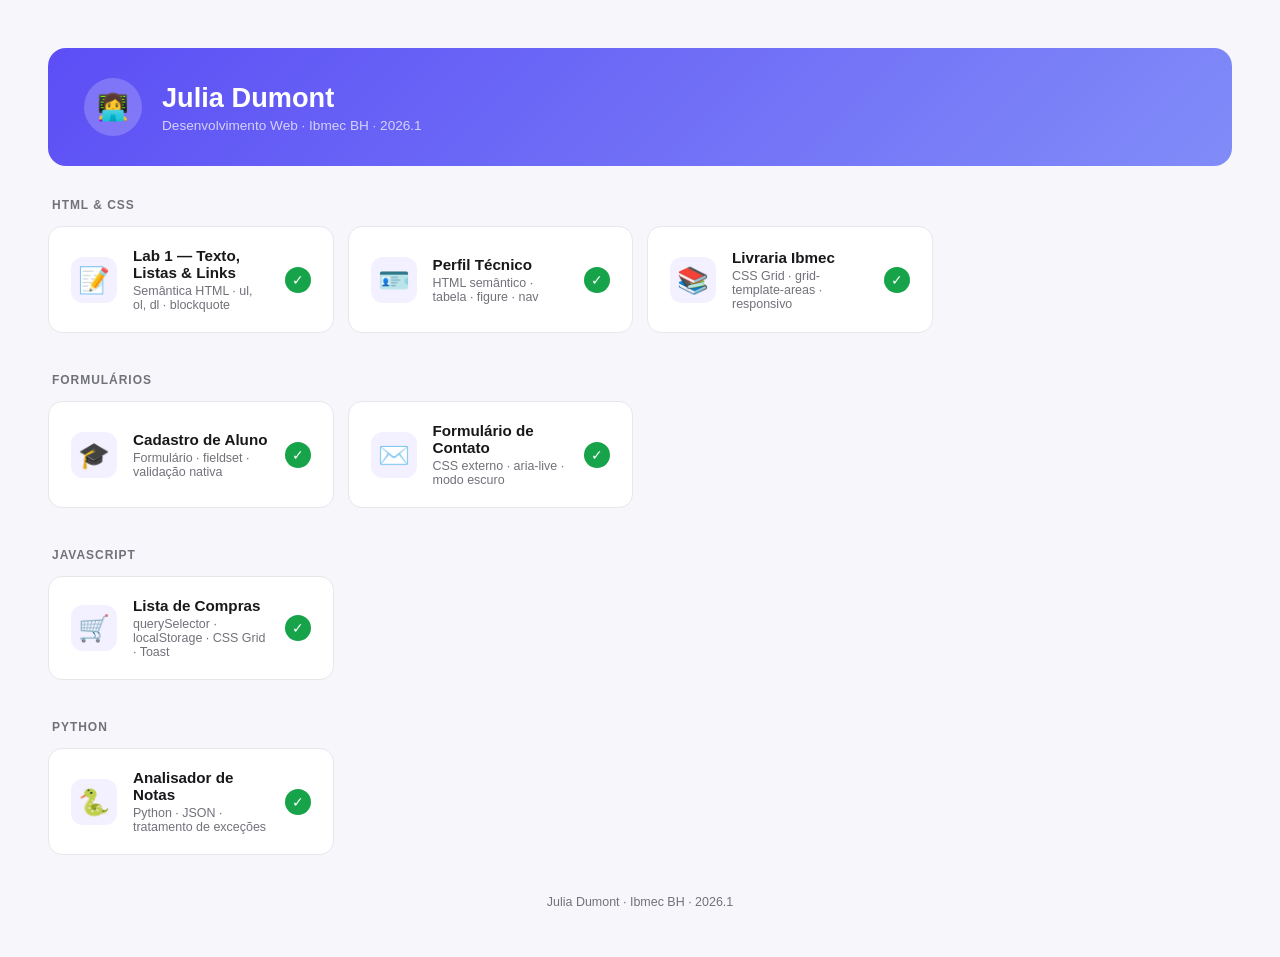
<file: index.html>
<!DOCTYPE html>
<html lang="pt-BR">
<head>
  <meta charset="UTF-8">
  <meta name="viewport" content="width=device-width, initial-scale=1.0">
  <title>Meus Projetos — Julia Dumont</title>
  <style>
    :root {
      --roxo: #5c4ef5;
      --verde: #16a34a;
      --bg: #f7f7fb;
      --card: #ffffff;
      --borda: #e5e7eb;
      --texto: #18181b;
      --muted: #71717a;
    }

    *, *::before, *::after { box-sizing: border-box; margin: 0; padding: 0; }

    body {
      font-family: "Segoe UI", sans-serif;
      background: var(--bg);
      color: var(--texto);
      min-height: 100dvh;
      padding: clamp(16px, 4vw, 48px);
    }

    header {
      background: linear-gradient(135deg, var(--roxo), #818cf8);
      color: #fff;
      border-radius: 18px;
      padding: 30px 36px;
      margin-bottom: 32px;
      display: flex;
      align-items: center;
      gap: 20px;
    }

    .avatar {
      width: 58px; height: 58px;
      background: rgba(255,255,255,.2);
      border-radius: 50%;
      display: grid;
      place-items: center;
      font-size: 1.6rem;
      flex-shrink: 0;
    }

    header h1 { font-size: clamp(1.2rem, 3vw, 1.7rem); font-weight: 700; }
    header p  { font-size: 0.85rem; opacity: .72; margin-top: 4px; }

    .secao-titulo {
      font-size: 0.75rem;
      font-weight: 700;
      text-transform: uppercase;
      letter-spacing: .08em;
      color: var(--muted);
      margin-bottom: 14px;
      padding-left: 4px;
    }

    .grade {
      display: grid;
      grid-template-columns: repeat(auto-fill, minmax(280px, 1fr));
      gap: 14px;
      margin-bottom: 40px;
    }

    .card {
      background: var(--card);
      border: 1.5px solid var(--borda);
      border-radius: 14px;
      padding: 20px 22px;
      text-decoration: none;
      color: inherit;
      display: flex;
      align-items: center;
      gap: 16px;
      transition: border-color .2s, box-shadow .2s, transform .15s;
    }

    .card:hover {
      border-color: var(--roxo);
      box-shadow: 0 4px 20px rgba(92,78,245,.12);
      transform: translateY(-2px);
    }

    .card-icone {
      font-size: 1.6rem;
      width: 46px; height: 46px;
      background: #f3f0ff;
      border-radius: 12px;
      display: grid;
      place-items: center;
      flex-shrink: 0;
    }

    .card-info { flex: 1; }
    .card-info h2 { font-size: 0.95rem; font-weight: 600; margin-bottom: 3px; }
    .card-info p  { font-size: 0.78rem; color: var(--muted); }

    .check {
      width: 26px; height: 26px;
      background: var(--verde);
      border-radius: 50%;
      display: grid;
      place-items: center;
      flex-shrink: 0;
      color: #fff;
      font-size: 0.85rem;
    }

    footer {
      text-align: center;
      font-size: 0.78rem;
      color: var(--muted);
      margin-top: 8px;
    }
  </style>
</head>
<body>

  <header>
    <div class="avatar">👩‍💻</div>
    <div>
      <h1>Julia Dumont</h1>
      <p>Desenvolvimento Web · Ibmec BH · 2026.1</p>
    </div>
  </header>

  <p class="secao-titulo">HTML &amp; CSS</p>
  <div class="grade">

    <a class="card" href="lab1.html">
      <div class="card-icone">📝</div>
      <div class="card-info">
        <h2>Lab 1 — Texto, Listas &amp; Links</h2>
        <p>Semântica HTML · ul, ol, dl · blockquote</p>
      </div>
      <div class="check">✓</div>
    </a>

    <a class="card" href="perfil.html">
      <div class="card-icone">🪪</div>
      <div class="card-info">
        <h2>Perfil Técnico</h2>
        <p>HTML semântico · tabela · figure · nav</p>
      </div>
      <div class="check">✓</div>
    </a>

    <a class="card" href="livraria-ibmec/index.html">
      <div class="card-icone">📚</div>
      <div class="card-info">
        <h2>Livraria Ibmec</h2>
        <p>CSS Grid · grid-template-areas · responsivo</p>
      </div>
      <div class="check">✓</div>
    </a>

  </div>

  <p class="secao-titulo">Formulários</p>
  <div class="grade">

    <a class="card" href="lab07-checkpoint/index.html">
      <div class="card-icone">🎓</div>
      <div class="card-info">
        <h2>Cadastro de Aluno</h2>
        <p>Formulário · fieldset · validação nativa</p>
      </div>
      <div class="check">✓</div>
    </a>

    <a class="card" href="formulario/index.html">
      <div class="card-icone">✉️</div>
      <div class="card-info">
        <h2>Formulário de Contato</h2>
        <p>CSS externo · aria-live · modo escuro</p>
      </div>
      <div class="check">✓</div>
    </a>

  </div>

  <p class="secao-titulo">JavaScript</p>
  <div class="grade">

    <a class="card" href="lista-compras/lista-compras.html">
      <div class="card-icone">🛒</div>
      <div class="card-info">
        <h2>Lista de Compras</h2>
        <p>querySelector · localStorage · CSS Grid · Toast</p>
      </div>
      <div class="check">✓</div>
    </a>

  </div>

  <p class="secao-titulo">Python</p>
  <div class="grade">

    <a class="card" href="lab09/relatorio.json" target="_blank">
      <div class="card-icone">🐍</div>
      <div class="card-info">
        <h2>Analisador de Notas</h2>
        <p>Python · JSON · tratamento de exceções</p>
      </div>
      <div class="check">✓</div>
    </a>

  </div>

  <footer>Julia Dumont · Ibmec BH · 2026.1</footer>

</body>
</html>
</file>
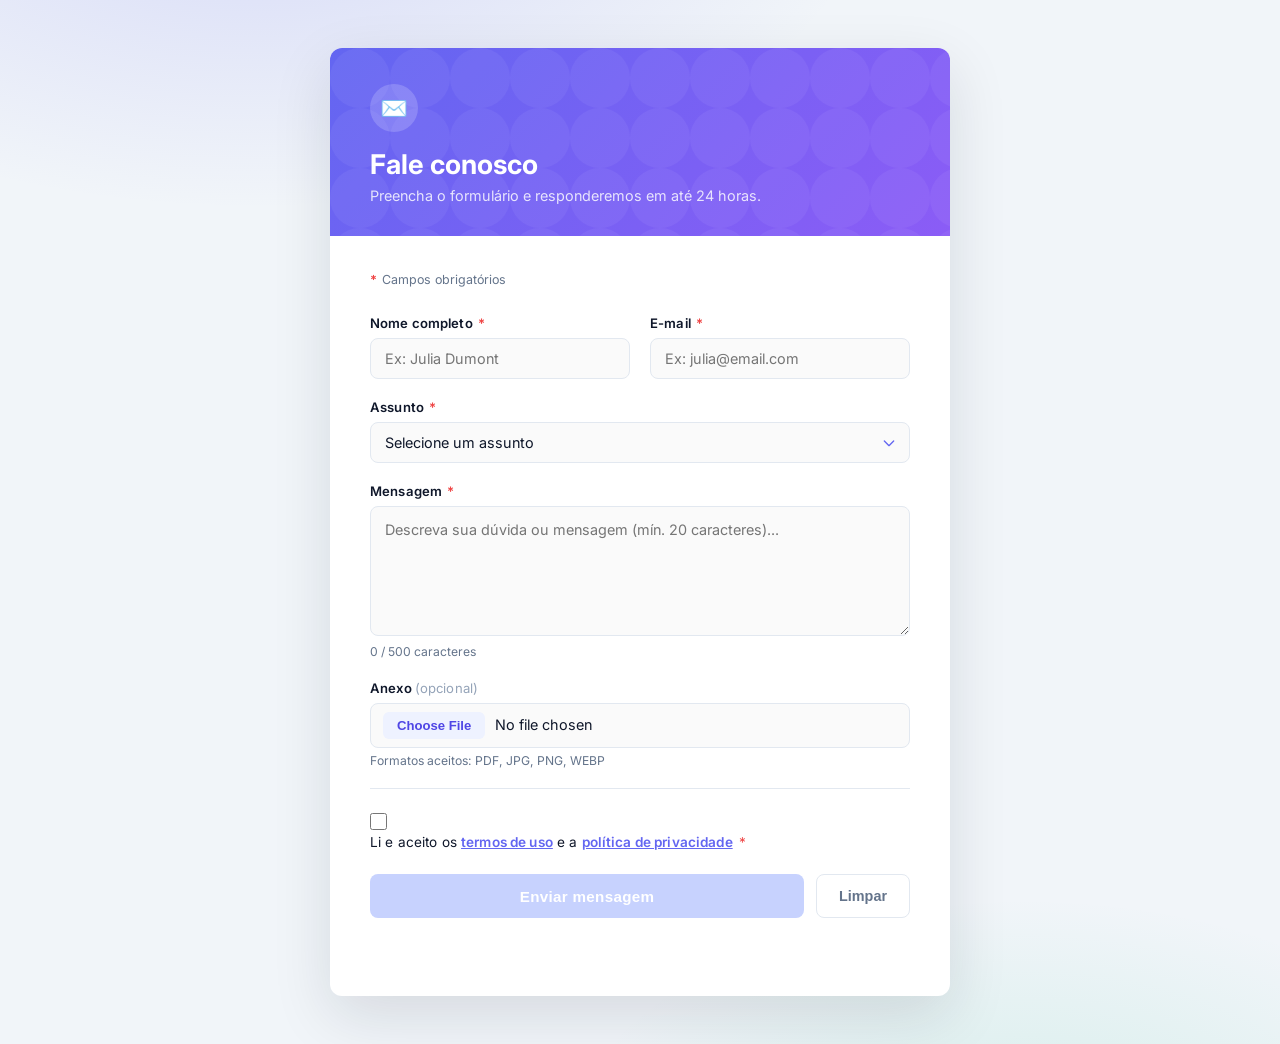
<file: formulario/index.html>
<!DOCTYPE html>
<html lang="pt-BR">
<head>
  <meta charset="UTF-8">
  <meta name="viewport" content="width=device-width, initial-scale=1.0">
  <title>Formulário de Contato</title>
  <link rel="stylesheet" href="style.css">
</head>
<body>

  <div class="card">

    <!-- Cabeçalho -->
    <div class="card-header">
      <div class="icone" aria-hidden="true">✉️</div>
      <h1>Fale conosco</h1>
      <p>Preencha o formulário e responderemos em até 24 horas.</p>
    </div>

    <!-- Corpo -->
    <div class="card-body">

      <p class="legenda-obrigatorio"><span aria-hidden="true">*</span> Campos obrigatórios</p>

      <form id="form-contato">

        <!-- Nome e E-mail lado a lado -->
        <div class="grid-2">

          <div class="campo">
            <label for="nome">Nome completo <span class="obrigatorio" aria-hidden="true">*</span></label>
            <input
              type="text"
              id="nome"
              name="nome"
              required
              autocomplete="name"
              placeholder="Ex: Julia Dumont"
              aria-required="true"
              aria-describedby="erro-nome"
            >
            <span id="erro-nome" class="mensagem-erro" role="alert">&#9888; Informe seu nome completo.</span>
          </div>

          <div class="campo">
            <label for="email">E-mail <span class="obrigatorio" aria-hidden="true">*</span></label>
            <input
              type="email"
              id="email"
              name="email"
              required
              autocomplete="email"
              placeholder="Ex: julia@email.com"
              aria-required="true"
              aria-describedby="erro-email"
            >
            <span id="erro-email" class="mensagem-erro" role="alert">&#9888; Informe um e-mail válido.</span>
          </div>

        </div>

        <!-- Assunto -->
        <div class="campo">
          <label for="assunto">Assunto <span class="obrigatorio" aria-hidden="true">*</span></label>
          <select id="assunto" name="assunto" required aria-required="true">
            <option value="">Selecione um assunto</option>
            <optgroup label="Suporte">
              <option value="bug">Reportar bug</option>
              <option value="conta">Problema na conta</option>
              <option value="acesso">Problema de acesso</option>
            </optgroup>
            <optgroup label="Comercial">
              <option value="planos">Informações sobre planos</option>
              <option value="parceria">Proposta de parceria</option>
            </optgroup>
            <optgroup label="Outros">
              <option value="feedback">Feedback geral</option>
              <option value="outro">Outro assunto</option>
            </optgroup>
          </select>
        </div>

        <!-- Mensagem -->
        <div class="campo">
          <label for="mensagem">Mensagem <span class="obrigatorio" aria-hidden="true">*</span></label>
          <textarea
            id="mensagem"
            name="mensagem"
            required
            minlength="20"
            maxlength="500"
            placeholder="Descreva sua dúvida ou mensagem (mín. 20 caracteres)..."
            aria-required="true"
            aria-describedby="contador-msg erro-mensagem"
          ></textarea>
          <span id="contador-msg" class="contador">0 / 500 caracteres</span>
          <span id="erro-mensagem" class="mensagem-erro" role="alert">&#9888; A mensagem deve ter ao menos 20 caracteres.</span>
        </div>

        <!-- Anexo -->
        <div class="campo">
          <label for="anexo">Anexo <span style="font-weight:400;color:#94a3b8">(opcional)</span></label>
          <input
            type="file"
            id="anexo"
            name="anexo"
            accept=".pdf,.jpg,.jpeg,.png,.webp"
            aria-describedby="dica-anexo"
          >
          <span id="dica-anexo" class="dica">Formatos aceitos: PDF, JPG, PNG, WEBP</span>
        </div>

        <hr class="divisor">

        <!-- Aceite -->
        <div class="campo" style="flex-direction:row;align-items:center;gap:10px;margin-bottom:24px">
          <input type="checkbox" id="termos" name="termos" required aria-required="true" style="width:17px;height:17px;accent-color:#6366f1;cursor:pointer;flex-shrink:0">
          <label for="termos" style="font-weight:400;font-size:0.85rem;cursor:pointer;margin:0">
            Li e aceito os <a href="#" style="color:#6366f1;font-weight:600">termos de uso</a> e a <a href="#" style="color:#6366f1;font-weight:600">política de privacidade</a> <span class="obrigatorio" aria-hidden="true">*</span>
          </label>
        </div>

        <!-- Botões -->
        <div class="botoes">
          <button type="submit" id="btn-enviar" disabled>Enviar mensagem</button>
          <button type="reset">Limpar</button>
        </div>

        <!-- Feedback aria-live -->
        <div id="feedback" aria-live="polite" aria-atomic="true"></div>

      </form>
    </div>
  </div>

  <script>
    const form = document.getElementById('form-contato');
    const btnEnviar = document.getElementById('btn-enviar');
    const textarea = document.getElementById('mensagem');
    const contador = document.getElementById('contador-msg');
    const feedback = document.getElementById('feedback');
    const obrigatorios = form.querySelectorAll('[required]');

    textarea.addEventListener('input', () => {
      const total = textarea.value.length;
      contador.textContent = `${total} / 500 caracteres`;
      contador.className = 'contador' + (total >= 450 ? ' quase' : '') + (total >= 490 ? ' limite' : '');
    });

    function verificarCampos() {
      btnEnviar.disabled = ![...obrigatorios].every(c => c.validity.valid);
    }

    obrigatorios.forEach(c => c.addEventListener('input', verificarCampos));
    obrigatorios.forEach(c => c.addEventListener('change', verificarCampos));

    form.addEventListener('submit', e => {
      e.preventDefault();
      feedback.className = 'sucesso';
      feedback.textContent = '✓ Mensagem enviada com sucesso! Retornaremos em breve.';
      form.reset();
      contador.textContent = '0 / 500 caracteres';
      contador.className = 'contador';
      btnEnviar.disabled = true;
    });

    form.addEventListener('reset', () => {
      setTimeout(() => { feedback.className = ''; feedback.textContent = ''; }, 0);
    });
  </script>

</body>
</html>
</file>
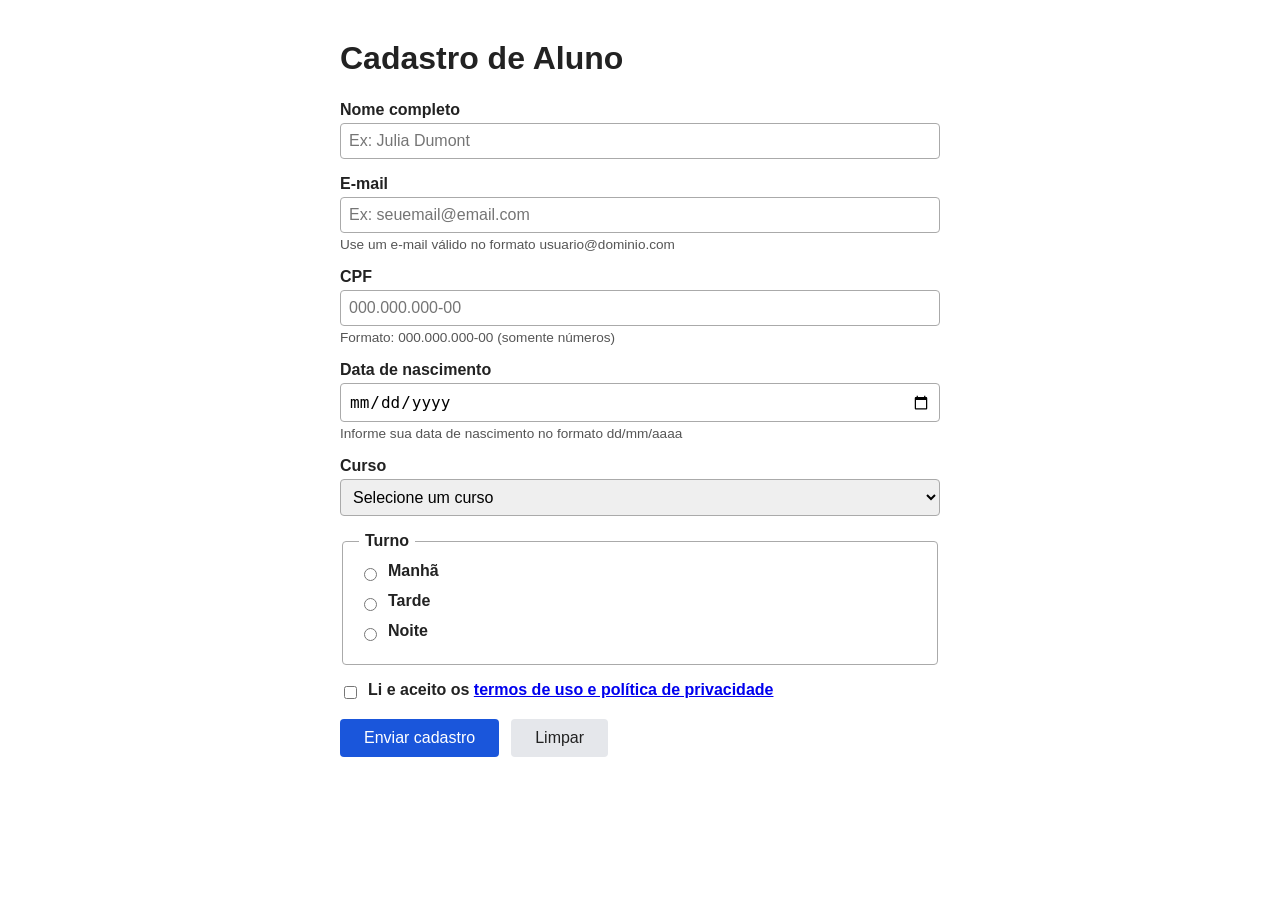
<file: lab07-checkpoint/index.html>
<!DOCTYPE html>
<html lang="pt-BR">
<head>
  <meta charset="UTF-8">
  <meta name="viewport" content="width=device-width, initial-scale=1.0">
  <title>Cadastro de Aluno — Ibmec</title>
  <style>
    body {
      font-family: Arial, sans-serif;
      max-width: 600px;
      margin: 40px auto;
      padding: 0 20px;
      color: #222;
    }
    h1 { margin-bottom: 24px; }
    .campo {
      display: flex;
      flex-direction: column;
      margin-bottom: 16px;
    }
    label {
      font-weight: bold;
      margin-bottom: 4px;
    }
    input, select {
      padding: 8px;
      font-size: 1rem;
      border: 1px solid #aaa;
      border-radius: 4px;
    }
    .dica {
      font-size: 0.85rem;
      color: #555;
      margin-top: 4px;
    }
    fieldset {
      border: 1px solid #aaa;
      border-radius: 4px;
      padding: 12px 16px;
      margin-bottom: 16px;
    }
    legend {
      font-weight: bold;
      padding: 0 6px;
    }
    .opcao-radio {
      display: flex;
      align-items: center;
      gap: 8px;
      margin-bottom: 8px;
    }
    .aceite {
      display: flex;
      align-items: center;
      gap: 8px;
      margin-bottom: 16px;
    }
    .botoes {
      display: flex;
      gap: 12px;
    }
    button[type="submit"] {
      background-color: #1a56db;
      color: #fff;
      border: none;
      padding: 10px 24px;
      font-size: 1rem;
      border-radius: 4px;
      cursor: pointer;
    }
    button[type="reset"] {
      background-color: #e5e7eb;
      color: #222;
      border: none;
      padding: 10px 24px;
      font-size: 1rem;
      border-radius: 4px;
      cursor: pointer;
    }
    button:hover { opacity: 0.88; }

    #aria-live-region {
      margin-top: 16px;
      color: #b91c1c;
      font-weight: bold;
      min-height: 24px;
    }
  </style>
</head>
<body>

  <h1>Cadastro de Aluno</h1>

  <form id="form-cadastro">

    <!-- Nome -->
    <div class="campo">
      <label for="nome">Nome completo</label>
      <input
        type="text"
        id="nome"
        name="nome"
        required
        autocomplete="name"
        placeholder="Ex: Julia Dumont"
      >
    </div>

    <!-- E-mail -->
    <div class="campo">
      <label for="email">E-mail</label>
      <input
        type="email"
        id="email"
        name="email"
        required
        autocomplete="email"
        placeholder="Ex: seuemail@email.com"
        aria-describedby="dica-email"
      >
      <span id="dica-email" class="dica">Use um e-mail válido no formato usuario@dominio.com</span>
    </div>

    <!-- CPF -->
    <div class="campo">
      <label for="cpf">CPF</label>
      <input
        type="text"
        id="cpf"
        name="cpf"
        required
        inputmode="numeric"
        pattern="\d{3}\.\d{3}\.\d{3}-\d{2}"
        maxlength="14"
        placeholder="000.000.000-00"
        aria-describedby="dica-cpf"
      >
      <span id="dica-cpf" class="dica">Formato: 000.000.000-00 (somente números)</span>
    </div>

    <!-- Data de nascimento -->
    <div class="campo">
      <label for="nascimento">Data de nascimento</label>
      <input
        type="date"
        id="nascimento"
        name="nascimento"
        required
        aria-describedby="dica-nascimento"
      >
      <span id="dica-nascimento" class="dica">Informe sua data de nascimento no formato dd/mm/aaaa</span>
    </div>

    <!-- Curso -->
    <div class="campo">
      <label for="curso">Curso</label>
      <select id="curso" name="curso" required>
        <option value="">Selecione um curso</option>
        <option value="ads">Análise e Desenvolvimento de Sistemas</option>
        <option value="cc">Ciência da Computação</option>
        <option value="ec">Engenharia de Computação</option>
        <option value="si">Sistemas de Informação</option>
        <option value="des">Desenvolvimento Web</option>
      </select>
    </div>

    <!-- Turno -->
    <fieldset>
      <legend>Turno</legend>

      <div class="opcao-radio">
        <input type="radio" id="manha" name="turno" value="manha" required>
        <label for="manha">Manhã</label>
      </div>

      <div class="opcao-radio">
        <input type="radio" id="tarde" name="turno" value="tarde">
        <label for="tarde">Tarde</label>
      </div>

      <div class="opcao-radio">
        <input type="radio" id="noite" name="turno" value="noite">
        <label for="noite">Noite</label>
      </div>
    </fieldset>

    <!-- Aceite de termos -->
    <div class="aceite">
      <input type="checkbox" id="termos" name="termos" required>
      <label for="termos">Li e aceito os <a href="#">termos de uso e política de privacidade</a></label>
    </div>

    <!-- Botões -->
    <div class="botoes">
      <button type="submit">Enviar cadastro</button>
      <button type="reset">Limpar</button>
    </div>

  </form>

</body>
</html>
</file>
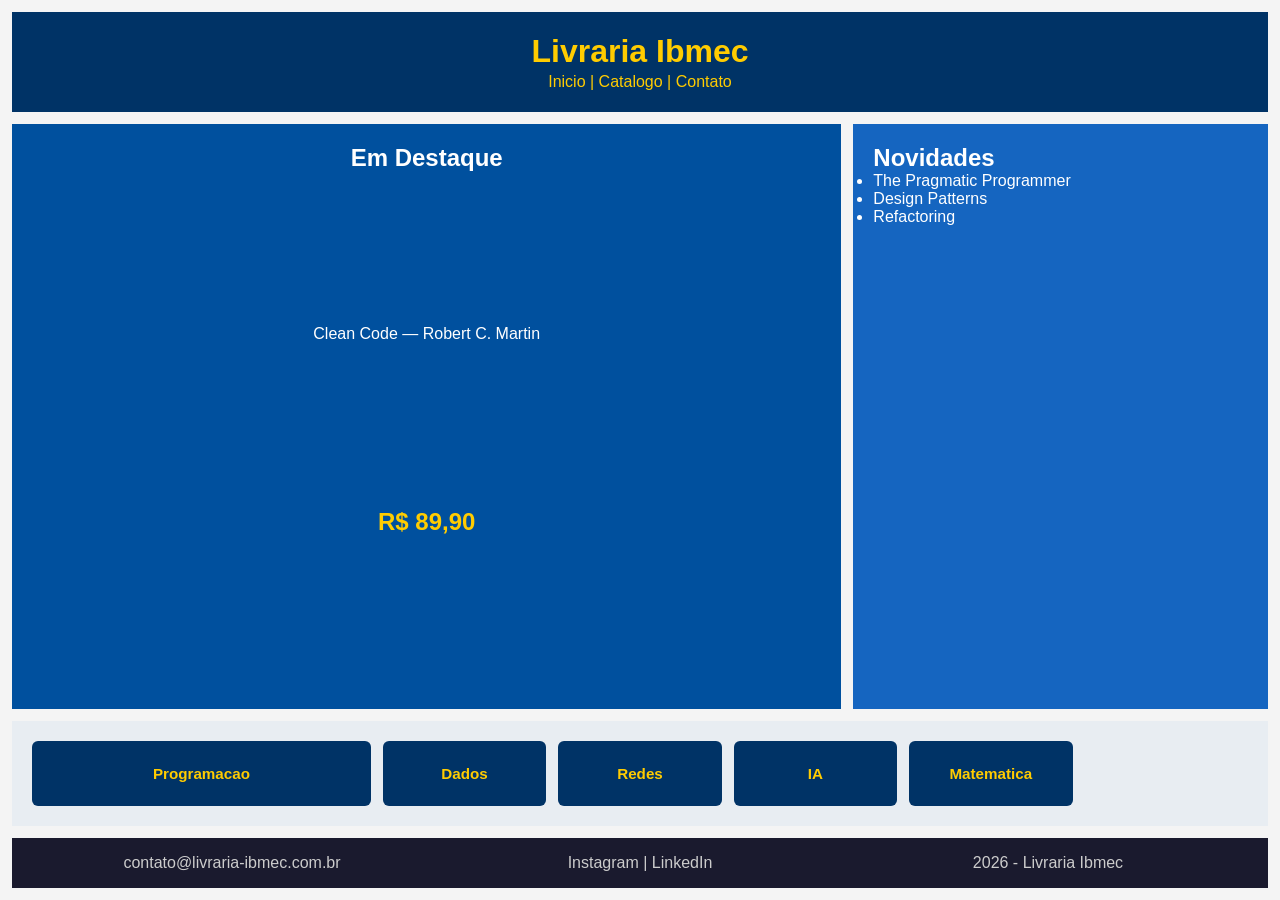
<file: livraria-ibmec/index.html>
<!DOCTYPE html>
<html lang="pt-BR">
<head>
  <meta charset="UTF-8">
  <meta name="viewport" content="width=device-width, initial-scale=1.0">
  <title>Livraria Ibmec</title>
  <link rel="stylesheet" href="estilo.css">
</head>
<body class="pagina">

  <header class="topo">
    <h1>Livraria Ibmec</h1>
    <nav>Inicio | Catalogo | Contato</nav>
  </header>

  <section class="destaque">
    <h2>Em Destaque</h2>
    <p>Clean Code — Robert C. Martin</p>
    <p class="preco">R$ 89,90</p>
  </section>

  <aside class="novidades">
    <h2>Novidades</h2>
    <ul>
      <li>The Pragmatic Programmer</li>
      <li>Design Patterns</li>
      <li>Refactoring</li>
    </ul>
  </aside>

  <section class="categorias">
    <div class="card-cat">Programacao</div>
    <div class="card-cat">Dados</div>
    <div class="card-cat">Redes</div>
    <div class="card-cat">IA</div>
    <div class="card-cat">Matematica</div>
  </section>

  <footer class="rodape">
    <p>contato@livraria-ibmec.com.br</p>
    <p>Instagram | LinkedIn</p>
    <p>2026 - Livraria Ibmec</p>
  </footer>

</body>
</html>
</file>
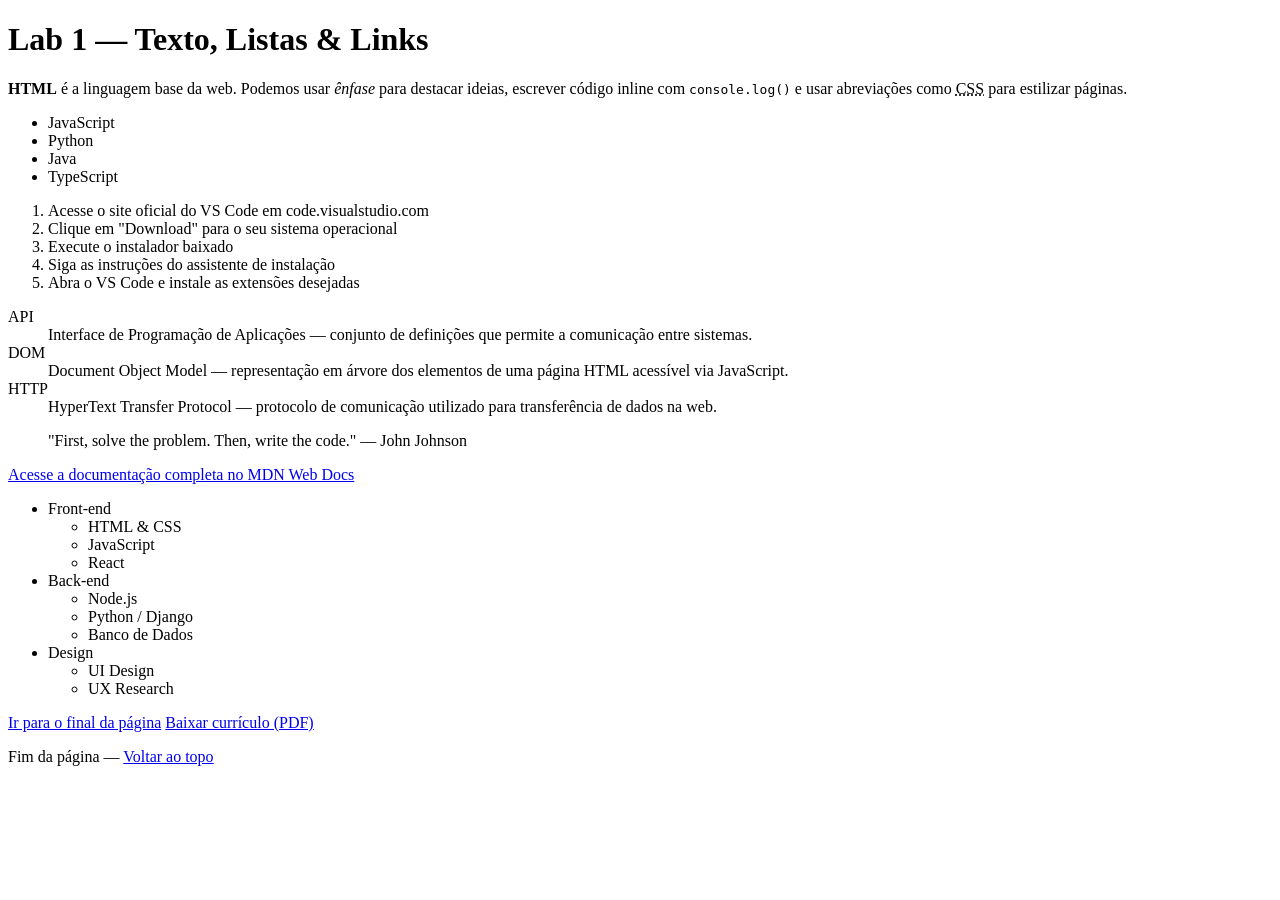
<file: lab1.html>
<!DOCTYPE html>
<html lang="pt-BR">
<head>
  <meta charset="UTF-8">
  <meta name="viewport" content="width=device-width, initial-scale=1.0">
  <title>Lab 1 — Texto, Listas & Links</title>
</head>
<body>

  <header>
    <h1 id="topo">Lab 1 — Texto, Listas &amp; Links</h1>
  </header>

  <main>
    <p>
      <strong>HTML</strong> é a linguagem base da web. Podemos usar <em>ênfase</em> para destacar ideias,
      escrever código inline com <code>console.log()</code> e usar abreviações como
      <abbr title="Cascading Style Sheets">CSS</abbr> para estilizar páginas.
    </p>

    <ul>
      <li>JavaScript</li>
      <li>Python</li>
      <li>Java</li>
      <li>TypeScript</li>
    </ul>

    <ol>
      <li>Acesse o site oficial do VS Code em code.visualstudio.com</li>
      <li>Clique em "Download" para o seu sistema operacional</li>
      <li>Execute o instalador baixado</li>
      <li>Siga as instruções do assistente de instalação</li>
      <li>Abra o VS Code e instale as extensões desejadas</li>
    </ol>

    <dl>
      <dt>API</dt>
      <dd>Interface de Programação de Aplicações — conjunto de definições que permite a comunicação entre sistemas.</dd>

      <dt>DOM</dt>
      <dd>Document Object Model — representação em árvore dos elementos de uma página HTML acessível via JavaScript.</dd>

      <dt>HTTP</dt>
      <dd>HyperText Transfer Protocol — protocolo de comunicação utilizado para transferência de dados na web.</dd>
    </dl>

    <blockquote cite="https://developer.mozilla.org">
      "First, solve the problem. Then, write the code." — John Johnson
    </blockquote>

    <a href="https://developer.mozilla.org/pt-BR/" target="_blank" rel="noopener noreferrer">
      Acesse a documentação completa no MDN Web Docs
    </a>

    <ul>
      <li>Front-end
        <ul>
          <li>HTML &amp; CSS</li>
          <li>JavaScript</li>
          <li>React</li>
        </ul>
      </li>
      <li>Back-end
        <ul>
          <li>Node.js</li>
          <li>Python / Django</li>
          <li>Banco de Dados</li>
        </ul>
      </li>
      <li>Design
        <ul>
          <li>UI Design</li>
          <li>UX Research</li>
        </ul>
      </li>
    </ul>

    <a href="#rodape">Ir para o final da página</a>

    <a href="curriculo.pdf" download>Baixar currículo (PDF)</a>

  </main>

  <footer id="rodape">
    <p>Fim da página — <a href="#topo">Voltar ao topo</a></p>
  </footer>

</body>
</html>
</file>
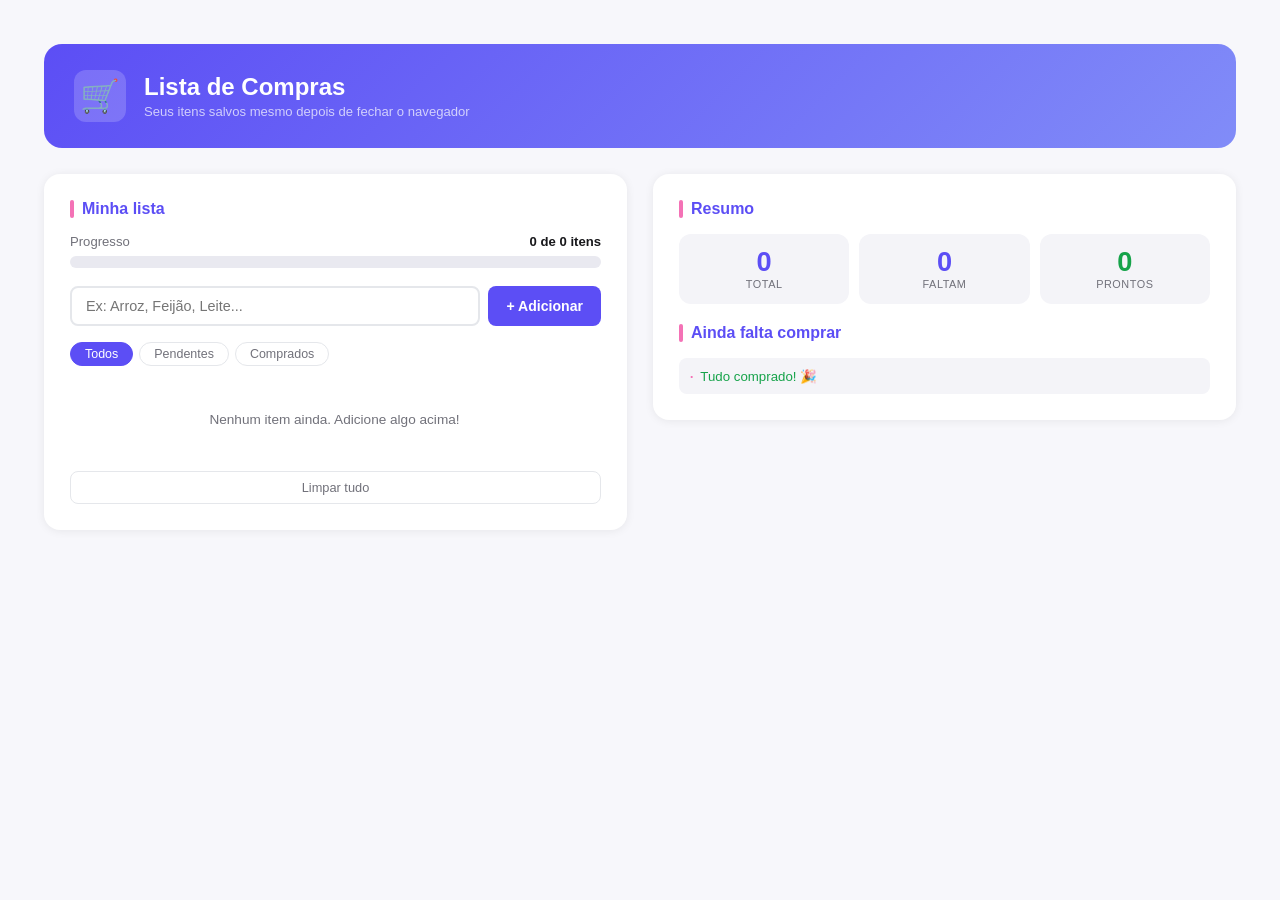
<file: lista-compras/lista-compras.html>
<!DOCTYPE html>
<html lang="pt-BR">
<head>
  <meta charset="UTF-8">
  <meta name="viewport" content="width=device-width, initial-scale=1.0">
  <title>Lista de Compras</title>
  <style>

    :root {
      --roxo:    #5c4ef5;
      --roxo2:   #4338ca;
      --rosa:    #f472b6;
      --bg:      #f7f7fb;
      --card:    #ffffff;
      --borda:   #e5e7eb;
      --texto:   #18181b;
      --muted:   #71717a;
      --verde:   #16a34a;
      --vermelho:#dc2626;
    }

    *, *::before, *::after { box-sizing: border-box; margin: 0; padding: 0; }

    body {
      font-family: "Segoe UI", sans-serif;
      background: var(--bg);
      color: var(--texto);
      min-height: 100dvh;
      padding: clamp(14px, 4vw, 44px);
    }

    /* cabeçalho */
    header {
      background: linear-gradient(135deg, var(--roxo), #818cf8);
      color: #fff;
      border-radius: 18px;
      padding: 26px 30px;
      margin-bottom: 26px;
      display: flex;
      align-items: center;
      gap: 18px;
    }

    .logo {
      font-size: 2rem;
      background: rgba(255,255,255,.18);
      border-radius: 12px;
      width: 52px; height: 52px;
      display: grid;
      place-items: center;
      flex-shrink: 0;
    }

    header h1 { font-size: clamp(1.1rem, 2.5vw, 1.5rem); font-weight: 700; }
    header p  { font-size: 0.82rem; opacity: .7; margin-top: 3px; }

    /* grid 2 colunas */
    .layout {
      display: grid;
      grid-template-columns: repeat(auto-fit, minmax(300px, 1fr));
      gap: clamp(14px, 2.5vw, 26px);
      align-items: start;
    }

    .card {
      background: var(--card);
      border-radius: 16px;
      box-shadow: 0 1px 10px rgba(0,0,0,.07);
      padding: clamp(16px, 3vw, 26px);
    }

    .card-titulo {
      font-size: 1rem;
      font-weight: 700;
      color: var(--roxo);
      margin-bottom: 16px;
      display: flex;
      align-items: center;
      gap: 8px;
    }
    .card-titulo::before {
      content: '';
      display: block;
      width: 4px; height: 18px;
      background: var(--rosa);
      border-radius: 4px;
    }

    /* stats */
    .stats {
      display: grid;
      grid-template-columns: repeat(3, 1fr);
      gap: 10px;
      margin-bottom: 20px;
    }

    .stat {
      background: #f4f4f8;
      border-radius: 12px;
      padding: 14px 8px;
      text-align: center;
      display: flex;
      flex-direction: column;
      gap: 3px;
    }
    .stat .num {
      font-size: 1.7rem;
      font-weight: 800;
      color: var(--roxo);
      line-height: 1;
    }
    .stat.ok .num { color: var(--verde); }
    .stat .leg {
      font-size: 0.68rem;
      color: var(--muted);
      text-transform: uppercase;
      letter-spacing: .05em;
    }

    /* barra de progresso */
    .prog-wrap { margin-bottom: 18px; }
    .prog-topo {
      display: flex;
      justify-content: space-between;
      font-size: 0.82rem;
      color: var(--muted);
      margin-bottom: 7px;
    }
    .prog-topo strong { color: var(--texto); }

    .trilha {
      height: 12px;
      background: #e9e9f0;
      border-radius: 99px;
      overflow: hidden;
    }
    .barra {
      height: 100%;
      width: 0%;
      background: linear-gradient(90deg, var(--roxo), var(--rosa));
      border-radius: 99px;
      transition: width .5s ease, background .4s;
    }
    .barra.feito { background: linear-gradient(90deg, #16a34a, #4ade80); }

    /* formulário */
    .form-add {
      display: flex;
      gap: 8px;
      margin-bottom: 16px;
    }
    .form-add input {
      flex: 1;
      padding: 10px 14px;
      border: 2px solid var(--borda);
      border-radius: 8px;
      font-size: 0.9rem;
      font-family: inherit;
      outline: none;
      transition: border-color .2s;
    }
    .form-add input:focus { border-color: var(--roxo); }

    .btn-add {
      background: var(--roxo);
      color: #fff;
      border: none;
      border-radius: 8px;
      padding: 10px 18px;
      font-size: 0.88rem;
      font-weight: 600;
      cursor: pointer;
      font-family: inherit;
      transition: opacity .15s, transform .1s;
    }
    .btn-add:hover  { opacity: .88; }
    .btn-add:active { transform: scale(.97); }

    /* filtros */
    .filtros {
      display: flex;
      gap: 6px;
      margin-bottom: 14px;
      flex-wrap: wrap;
    }
    .f {
      padding: 4px 14px;
      border: 1.5px solid var(--borda);
      border-radius: 99px;
      background: transparent;
      font-family: inherit;
      font-size: 0.78rem;
      cursor: pointer;
      color: var(--muted);
      transition: all .15s;
    }
    .f.on {
      background: var(--roxo);
      border-color: var(--roxo);
      color: #fff;
    }

    /* lista */
    .lista {
      list-style: none;
      display: flex;
      flex-direction: column;
      gap: 7px;
      max-height: 340px;
      overflow-y: auto;
      padding-right: 2px;
      scrollbar-width: thin;
    }

    .vazia {
      text-align: center;
      color: var(--muted);
      font-size: 0.85rem;
      padding: 32px 0;
    }

    .item {
      display: flex;
      align-items: center;
      gap: 10px;
      padding: 10px 12px;
      border: 1.5px solid var(--borda);
      border-radius: 8px;
      background: #fcfcfd;
      transition: background .2s, border-color .2s;
    }
    .item:hover { border-color: #c4b5fd; }
    .item.check { background: #f0fdf4; border-color: #bbf7d0; }

    .item input[type="checkbox"] {
      width: 17px; height: 17px;
      accent-color: var(--verde);
      cursor: pointer;
      flex-shrink: 0;
    }

    .item label {
      flex: 1;
      font-size: 0.9rem;
      cursor: pointer;
    }
    .item.check label {
      text-decoration: line-through;
      color: var(--muted);
    }

    .btn-del {
      background: transparent;
      border: 1.5px solid var(--borda);
      color: var(--muted);
      border-radius: 6px;
      padding: 3px 9px;
      font-size: 0.75rem;
      cursor: pointer;
      font-family: inherit;
      transition: all .15s;
    }
    .btn-del:hover { border-color: var(--vermelho); color: var(--vermelho); background: #fff5f5; }

    .btn-clear {
      width: 100%;
      margin-top: 12px;
      padding: 8px;
      background: transparent;
      border: 1.5px solid var(--borda);
      border-radius: 8px;
      font-size: 0.8rem;
      color: var(--muted);
      cursor: pointer;
      font-family: inherit;
      transition: background .15s;
    }
    .btn-clear:hover { background: #f5f5f7; }

    /* resumo de pendentes */
    .pendentes-lista {
      list-style: none;
      display: flex;
      flex-direction: column;
      gap: 6px;
      margin-top: 8px;
      max-height: 220px;
      overflow-y: auto;
      scrollbar-width: thin;
    }
    .p-item {
      font-size: 0.83rem;
      padding: 7px 10px;
      border-radius: 8px;
      background: #f4f4f8;
      color: var(--muted);
      display: flex;
      align-items: center;
      gap: 6px;
    }
    .p-item::before { content: '·'; color: var(--rosa); font-size: 1.2rem; }

    /* toast */
    .toast {
      position: fixed;
      bottom: 26px;
      left: 50%;
      transform: translateX(-50%) translateY(70px);
      background: var(--roxo2);
      color: #fff;
      padding: 9px 22px;
      border-radius: 99px;
      font-size: 0.85rem;
      font-weight: 600;
      opacity: 0;
      pointer-events: none;
      transition: transform .3s ease, opacity .3s ease;
      z-index: 999;
      white-space: nowrap;
    }
    .toast.show {
      transform: translateX(-50%) translateY(0);
      opacity: 1;
    }

  </style>
</head>
<body>

  <header>
    <div class="logo">🛒</div>
    <div>
      <h1>Lista de Compras</h1>
      <p>Seus itens salvos mesmo depois de fechar o navegador</p>
    </div>
  </header>

  <div class="layout">

    <!-- painel principal -->
    <section class="card">
      <p class="card-titulo">Minha lista</p>

      <div class="prog-wrap">
        <div class="prog-topo">
          <span>Progresso</span>
          <strong id="label-prog">0 de 0 itens</strong>
        </div>
        <div class="trilha">
          <div class="barra" id="barra"></div>
        </div>
      </div>

      <form class="form-add" id="form" novalidate>
        <input
          type="text"
          id="campo"
          placeholder="Ex: Arroz, Feijão, Leite..."
          autocomplete="off"
          maxlength="60"
          aria-label="Nome do item"
          required
        >
        <button type="submit" class="btn-add">+ Adicionar</button>
      </form>

      <div class="filtros" role="group" aria-label="Filtrar itens">
        <button class="f on" data-f="todos">Todos</button>
        <button class="f"    data-f="pendentes">Pendentes</button>
        <button class="f"    data-f="comprados">Comprados</button>
      </div>

      <ul class="lista" id="lista" aria-live="polite">
        <li class="vazia" id="vazia">Nenhum item ainda. Adicione algo acima!</li>
      </ul>

      <button class="btn-clear" id="btn-limpar">Limpar tudo</button>
    </section>

    <!-- painel resumo -->
    <section class="card">
      <p class="card-titulo">Resumo</p>

      <div class="stats">
        <div class="stat">
          <span class="num" id="s-total">0</span>
          <span class="leg">Total</span>
        </div>
        <div class="stat">
          <span class="num" id="s-pend">0</span>
          <span class="leg">Faltam</span>
        </div>
        <div class="stat ok">
          <span class="num" id="s-comp">0</span>
          <span class="leg">Prontos</span>
        </div>
      </div>

      <p class="card-titulo" style="margin-top:4px">Ainda falta comprar</p>
      <ul class="pendentes-lista" id="lista-pend"></ul>

    </section>

  </div>

  <div class="toast" id="toast"></div>

  <script>

    // referências do DOM
    const form      = document.querySelector('#form');
    const campo     = document.querySelector('#campo');
    const lista     = document.querySelector('#lista');
    const vazia     = document.querySelector('#vazia');
    const barra     = document.querySelector('#barra');
    const labelProg = document.querySelector('#label-prog');
    const btnLimpar = document.querySelector('#btn-limpar');
    const listaPend = document.querySelector('#lista-pend');
    const sTotal    = document.querySelector('#s-total');
    const sPend     = document.querySelector('#s-pend');
    const sComp     = document.querySelector('#s-comp');
    const toastEl   = document.querySelector('#toast');

    // estado
    const CHAVE = 'lista_compras';
    let itens  = JSON.parse(localStorage.getItem(CHAVE) || '[]');
    let filtro = 'todos';

    function salvar() {
      localStorage.setItem(CHAVE, JSON.stringify(itens));
    }

    // atualiza barra, stats e painel de pendentes
    function atualizarStats() {
      const total  = itens.length;
      const feitos = itens.filter(i => i.ok).length;
      const pct    = total ? Math.round((feitos / total) * 100) : 0;

      barra.style.width = pct + '%';
      barra.classList.toggle('feito', pct === 100 && total > 0);
      labelProg.textContent = `${feitos} de ${total} ${total === 1 ? 'item' : 'itens'}`;

      sTotal.textContent = total;
      sPend.textContent  = total - feitos;
      sComp.textContent  = feitos;

      // lista de pendentes no resumo
      listaPend.innerHTML = '';
      const pendentes = itens.filter(i => !i.ok);
      if (pendentes.length === 0) {
        listaPend.innerHTML = '<li class="p-item" style="color:#16a34a">Tudo comprado! 🎉</li>';
      } else {
        pendentes.forEach(i => {
          const li = document.createElement('li');
          li.className   = 'p-item';
          li.textContent = i.nome;
          listaPend.appendChild(li);
        });
      }
    }

    // renderiza lista principal
    function render() {
      lista.querySelectorAll('.item').forEach(el => el.remove());

      const visíveis = itens.filter(i => {
        if (filtro === 'pendentes') return !i.ok;
        if (filtro === 'comprados') return  i.ok;
        return true;
      });

      vazia.style.display = visíveis.length === 0 ? 'block' : 'none';

      visíveis.forEach(item => {
        const li  = document.createElement('li');
        li.className  = 'item' + (item.ok ? ' check' : '');
        li.dataset.id = item.id;

        const chk   = document.createElement('input');
        chk.type    = 'checkbox';
        chk.checked = item.ok;
        chk.id      = 'c' + item.id;

        const lbl         = document.createElement('label');
        lbl.htmlFor       = 'c' + item.id;
        lbl.textContent   = item.nome;

        const del         = document.createElement('button');
        del.className     = 'btn-del';
        del.textContent   = 'remover';

        li.append(chk, lbl, del);
        lista.appendChild(li);
      });

      atualizarStats();
    }

    render();

    // adicionar
    form.addEventListener('submit', e => {
      e.preventDefault();
      const nome = campo.value.trim();
      if (!nome) { campo.focus(); return; }

      itens.push({ id: Date.now(), nome, ok: false });
      salvar();
      render();
      toast(`"${nome}" adicionado!`);
      campo.value = '';
      campo.focus();
    });

    // marcar como comprado — delegação no <ul>
    lista.addEventListener('change', e => {
      if (e.target.type !== 'checkbox') return;

      const id   = Number(e.target.closest('.item').dataset.id);
      const item = itens.find(i => i.id === id);
      if (!item) return;

      item.ok = e.target.checked;
      salvar();
      render();
      if (item.ok) toast(`"${item.nome}" comprado ✓`);
    });

    // remover — delegação no <ul>
    lista.addEventListener('click', e => {
      if (!e.target.classList.contains('btn-del')) return;

      const id   = Number(e.target.closest('.item').dataset.id);
      const item = itens.find(i => i.id === id);
      itens = itens.filter(i => i.id !== id);
      salvar();
      render();
      toast(`"${item?.nome}" removido`);
    });

    // limpar tudo
    btnLimpar.addEventListener('click', () => {
      if (!itens.length) return;
      if (!confirm('Apagar todos os itens?')) return;
      itens = [];
      salvar();
      render();
      toast('Lista limpa!');
    });

    // filtros
    document.querySelectorAll('.f').forEach(btn => {
      btn.addEventListener('click', function() {
        document.querySelectorAll('.f').forEach(b => b.classList.remove('on'));
        this.classList.add('on');
        filtro = this.dataset.f;
        render();
      });
    });

    // toast
    let timer;
    function toast(msg) {
      toastEl.textContent = msg;
      toastEl.classList.add('show');
      clearTimeout(timer);
      timer = setTimeout(() => toastEl.classList.remove('show'), 2200);
    }

  </script>
</body>
</html>
</file>
<file: formulario/style.css>
@import url('https://fonts.googleapis.com/css2?family=Inter:wght@300;400;500;600;700&display=swap');

*, *::before, *::after {
  box-sizing: border-box;
  margin: 0;
  padding: 0;
}

:root {
  --brand:        #6366f1;
  --brand-dark:   #4f46e5;
  --brand-light:  #eef2ff;
  --success:      #10b981;
  --error:        #ef4444;
  --text-primary: #0f172a;
  --text-muted:   #64748b;
  --border:       #e2e8f0;
  --bg-page:      #f1f5f9;
  --bg-card:      #ffffff;
  --radius:       12px;
  --shadow:       0 20px 60px rgba(15, 23, 42, .12);
}

/* ── Base ── */
body {
  font-family: 'Inter', Arial, sans-serif;
  background: var(--bg-page);
  color: var(--text-primary);
  min-height: 100vh;
  display: flex;
  flex-direction: column;
  align-items: center;
  justify-content: center;
  padding: 48px 20px;
  background-image:
    radial-gradient(ellipse 80% 50% at 20% -10%, rgba(99,102,241,.18) 0%, transparent 60%),
    radial-gradient(ellipse 60% 40% at 80% 110%, rgba(16,185,129,.12) 0%, transparent 60%);
}

/* ── Card ── */
.card {
  background: var(--bg-card);
  border-radius: var(--radius);
  box-shadow: var(--shadow);
  width: 100%;
  max-width: 620px;
  overflow: hidden;
}

/* ── Header do card ── */
.card-header {
  background: linear-gradient(135deg, #6366f1 0%, #8b5cf6 100%);
  padding: 36px 40px 32px;
  color: #fff;
  position: relative;
  overflow: hidden;
}

.card-header::before {
  content: '';
  position: absolute;
  inset: 0;
  background: url("data:image/svg+xml,%3Csvg width='60' height='60' viewBox='0 0 60 60' xmlns='http://www.w3.org/2000/svg'%3E%3Cg fill='none' fill-rule='evenodd'%3E%3Cg fill='%23ffffff' fill-opacity='0.05'%3E%3Ccircle cx='30' cy='30' r='30'/%3E%3C/g%3E%3C/g%3E%3C/svg%3E") repeat;
}

.card-header .icone {
  width: 48px;
  height: 48px;
  background: rgba(255,255,255,.18);
  border-radius: 50%;
  display: flex;
  align-items: center;
  justify-content: center;
  margin-bottom: 16px;
  font-size: 1.4rem;
}

.card-header h1 {
  font-size: 1.7rem;
  font-weight: 700;
  margin-bottom: 6px;
  position: relative;
}

.card-header p {
  font-size: 0.9rem;
  opacity: .82;
  font-weight: 400;
  position: relative;
}

/* ── Corpo do formulário ── */
.card-body {
  padding: 36px 40px 40px;
}

/* Legenda */
.legenda-obrigatorio {
  font-size: 0.78rem;
  color: var(--text-muted);
  margin-bottom: 28px;
  display: flex;
  align-items: center;
  gap: 5px;
}

.legenda-obrigatorio span { color: var(--error); font-weight: 700; }

/* ── Grid de campos ── */
.grid-2 {
  display: grid;
  grid-template-columns: 1fr 1fr;
  gap: 0 20px;
}

.campo { margin-bottom: 20px; }

label {
  display: block;
  font-size: 0.82rem;
  font-weight: 600;
  color: var(--text-primary);
  margin-bottom: 7px;
  letter-spacing: .01em;
}

.obrigatorio { color: var(--error); margin-left: 2px; }

/* ── Inputs ── */
input[type="text"],
input[type="email"],
input[type="file"],
select,
textarea {
  width: 100%;
  padding: 11px 14px;
  font-size: 0.9rem;
  font-family: inherit;
  border: 1.5px solid var(--border);
  border-radius: 8px;
  background: #fafafa;
  color: var(--text-primary);
  transition: border-color .18s, box-shadow .18s, background .18s;
  appearance: none;
}

input[type="text"]:focus,
input[type="email"]:focus,
select:focus,
textarea:focus {
  outline: none;
  border-color: var(--brand);
  background: #fff;
  box-shadow: 0 0 0 4px rgba(99,102,241,.12);
}

/* Select custom arrow */
select {
  background-image: url("data:image/svg+xml,%3Csvg xmlns='http://www.w3.org/2000/svg' fill='none' viewBox='0 0 24 24' stroke='%236366f1' stroke-width='2'%3E%3Cpath stroke-linecap='round' stroke-linejoin='round' d='M19 9l-7 7-7-7'/%3E%3C/svg%3E");
  background-repeat: no-repeat;
  background-position: right 12px center;
  background-size: 16px;
  padding-right: 38px;
  cursor: pointer;
}

textarea {
  resize: vertical;
  min-height: 130px;
  line-height: 1.6;
}

/* Upload */
input[type="file"] {
  padding: 8px 12px;
  cursor: pointer;
  background: #fafafa;
}

input[type="file"]::file-selector-button {
  background: var(--brand-light);
  color: var(--brand-dark);
  border: none;
  padding: 6px 14px;
  border-radius: 6px;
  font-size: 0.82rem;
  font-weight: 600;
  cursor: pointer;
  margin-right: 10px;
  transition: background .18s;
}

input[type="file"]::file-selector-button:hover {
  background: #ddd6fe;
}

/* ── Validação visual ── */
input[type="text"]:not(:placeholder-shown):valid,
input[type="email"]:not(:placeholder-shown):valid,
textarea:not(:placeholder-shown):valid {
  border-color: var(--success);
  background: #f0fdf4;
}

input[type="text"]:not(:placeholder-shown):invalid,
input[type="email"]:not(:placeholder-shown):invalid,
textarea:not(:placeholder-shown):invalid {
  border-color: var(--error);
  background: #fff5f5;
}

/* ── Mensagens auxiliares ── */
.dica, .mensagem-erro {
  font-size: 0.76rem;
  margin-top: 5px;
  display: flex;
  align-items: center;
  gap: 4px;
}

.dica { color: var(--text-muted); }

.mensagem-erro {
  color: var(--error);
  display: none;
}

input[type="text"]:not(:placeholder-shown):invalid ~ .mensagem-erro,
input[type="email"]:not(:placeholder-shown):invalid ~ .mensagem-erro,
textarea:not(:placeholder-shown):invalid ~ .mensagem-erro {
  display: flex;
}

.contador {
  font-size: 0.76rem;
  color: var(--text-muted);
  text-align: right;
  margin-top: 5px;
  transition: color .2s;
}

.contador.quase { color: #f59e0b; }
.contador.limite { color: var(--error); font-weight: 600; }

/* ── Divisor ── */
.divisor {
  border: none;
  border-top: 1px solid var(--border);
  margin: 8px 0 24px;
}

/* ── Botões ── */
.botoes {
  display: flex;
  gap: 12px;
  margin-top: 6px;
}

button[type="submit"] {
  flex: 1;
  background: linear-gradient(135deg, #6366f1, #8b5cf6);
  color: #fff;
  border: none;
  padding: 13px;
  font-size: 0.95rem;
  font-weight: 700;
  border-radius: 8px;
  cursor: pointer;
  letter-spacing: .02em;
  transition: opacity .2s, transform .1s, box-shadow .2s;
  box-shadow: 0 4px 14px rgba(99,102,241,.35);
}

button[type="submit"]:not(:disabled):hover {
  opacity: .92;
  transform: translateY(-1px);
  box-shadow: 0 6px 20px rgba(99,102,241,.45);
}

button[type="submit"]:not(:disabled):active { transform: translateY(0); }

button[type="submit"]:disabled {
  background: #c7d2fe;
  box-shadow: none;
  cursor: not-allowed;
}

button[type="reset"] {
  background: #fff;
  color: var(--text-muted);
  border: 1.5px solid var(--border);
  padding: 13px 22px;
  font-size: 0.9rem;
  font-weight: 600;
  border-radius: 8px;
  cursor: pointer;
  transition: background .18s, color .18s, border-color .18s;
}

button[type="reset"]:hover {
  background: #f8fafc;
  color: var(--text-primary);
  border-color: #cbd5e1;
}

/* ── Feedback aria-live ── */
#feedback {
  margin-top: 18px;
  padding: 0;
  font-size: 0.88rem;
  font-weight: 600;
  text-align: center;
  min-height: 20px;
  transition: all .3s;
}

#feedback.sucesso {
  background: #ecfdf5;
  color: #065f46;
  border: 1px solid #a7f3d0;
  padding: 12px 16px;
  border-radius: 8px;
}

#feedback.erro {
  background: #fff5f5;
  color: #7f1d1d;
  border: 1px solid #fecaca;
  padding: 12px 16px;
  border-radius: 8px;
}

/* ── Modo escuro ── */
@media (prefers-color-scheme: dark) {
  :root {
    --text-primary: #f1f5f9;
    --text-muted:   #94a3b8;
    --border:       #334155;
    --bg-page:      #0f172a;
    --bg-card:      #1e293b;
  }

  body {
    background-image:
      radial-gradient(ellipse 80% 50% at 20% -10%, rgba(99,102,241,.22) 0%, transparent 60%),
      radial-gradient(ellipse 60% 40% at 80% 110%, rgba(16,185,129,.14) 0%, transparent 60%);
  }

  input[type="text"],
  input[type="email"],
  input[type="file"],
  select,
  textarea {
    background: #0f172a;
    color: #f1f5f9;
    border-color: #334155;
  }

  input[type="text"]:focus,
  input[type="email"]:focus,
  select:focus,
  textarea:focus {
    background: #0f172a;
  }

  input[type="text"]:not(:placeholder-shown):valid,
  input[type="email"]:not(:placeholder-shown):valid,
  textarea:not(:placeholder-shown):valid {
    background: #052e16;
  }

  input[type="text"]:not(:placeholder-shown):invalid,
  input[type="email"]:not(:placeholder-shown):invalid,
  textarea:not(:placeholder-shown):invalid {
    background: #1c0505;
  }

  input[type="file"]::file-selector-button {
    background: #312e81;
    color: #a5b4fc;
  }

  button[type="reset"] {
    background: #1e293b;
    color: #94a3b8;
    border-color: #334155;
  }

  button[type="reset"]:hover {
    background: #273549;
    color: #f1f5f9;
  }

  #feedback.sucesso {
    background: #052e16;
    color: #6ee7b7;
    border-color: #065f46;
  }

  #feedback.erro {
    background: #1c0505;
    color: #fca5a5;
    border-color: #7f1d1d;
  }
}

/* ── Responsivo ── */
@media (max-width: 520px) {
  .card-header, .card-body { padding: 28px 24px; }
  .grid-2 { grid-template-columns: 1fr; gap: 0; }
  .botoes { flex-direction: column; }
  button[type="reset"] { order: 2; }
}
</file>
<file: livraria-ibmec/estilo.css>
/* ================================================
   ETAPA 1.1 — Reset base
   ================================================ */
* {
  box-sizing: border-box;
  margin: 0;
  padding: 0;
}

body {
  font-family: Arial, sans-serif;
  background-color: #f4f4f4;
}

/* ================================================
   ETAPA 1.2 — Grid macro da .pagina
   ================================================ */
.pagina {
  display: grid;
  grid-template-columns: 2fr 1fr;          /* 2/3 + 1/3 */
  grid-template-rows: auto 1fr auto auto;
  grid-template-areas:
    "topo       topo"        /* linha 1: topo ocupa tudo */
    "destaque   novidades"   /* linha 2: destaque | novidades */
    "categorias categorias"  /* linha 3: categorias ocupa tudo */
    "rodape     rodape";     /* linha 4: rodape ocupa tudo */
  min-height: 100vh;
  gap: 12px;
  padding: 12px;
}

/* ================================================
   ETAPA 1.3 — Cada filho atribuido a sua area
   ================================================ */
.topo       { grid-area: topo; }
.destaque   { grid-area: destaque; }
.novidades  { grid-area: novidades; }
.categorias { grid-area: categorias; }
.rodape     { grid-area: rodape; }

/* ================================================
   ETAPA 1.4 — Cores para visualizar a grade
   ================================================ */
.topo       { background-color: #003366; color: #FFCC00; padding: 20px; }
.destaque   { background-color: #00509e; color: #fff;    padding: 20px; }
.novidades  { background-color: #1565C0; color: #fff;    padding: 20px; }
.categorias { background-color: #e8edf2; padding: 20px; }
.rodape     { background-color: #1A1A2E; color: #ccc;    padding: 16px; }

/* ================================================
   ETAPA 2.2 — Grade de categorias responsiva
   ================================================ */
.categorias {
  display: grid;
  grid-template-columns: repeat(auto-fill, minmax(160px, 1fr));
  gap: 12px;
  padding: 20px;
  background-color: #e8edf2;
}

/* ================================================
   ETAPA 2.3 — Estilo dos cards
   ================================================ */
.card-cat {
  background-color: #003366;
  color: #FFCC00;
  font-weight: bold;
  text-align: center;
  padding: 24px 12px;
  border-radius: 6px;
  font-size: 0.95rem;
}

/* ================================================
   ETAPA 2.5 — Desafio: primeiro card ocupa 2 colunas
   ================================================ */
.card-cat:first-child {
  grid-column: span 2;
}

/* ================================================
   ETAPA 3.1 — Centralizando o header
   ================================================ */
.topo {
  display: grid;
  place-items: center;
  text-align: center;
  min-height: 100px;
}

/* ================================================
   ETAPA 3.2 — Footer em tres colunas
   ================================================ */
.rodape {
  display: grid;
  grid-template-columns: 1fr 1fr 1fr;
  place-items: center;
  text-align: center;
}

/* ================================================
   ETAPA 3.3 — Alinhamento do .destaque
   ================================================ */
.destaque {
  display: grid;
  align-items: start;    /* vertical: inicio */
  justify-items: center; /* horizontal: centro */
}

.destaque .preco {
  font-size: 1.5rem;
  font-weight: bold;
  color: #FFCC00;
  margin-top: 12px;
}

/* ================================================
   ETAPA 4.2 — Media query: colapso para 1 coluna
   ================================================ */
@media (max-width: 600px) {
  .pagina {
    grid-template-columns: 1fr;
    grid-template-areas:
      "topo"
      "destaque"
      "novidades"
      "categorias"
      "rodape";
  }

  /* Ajuste os cards de categoria para mobile */
  .categorias {
    grid-template-columns: repeat(2, minmax(120px, 1fr));
  }

  /* Desfaca o span 2 do primeiro card em telas pequenas */
  .card-cat:first-child {
    grid-column: auto;
  }
}
</file>
